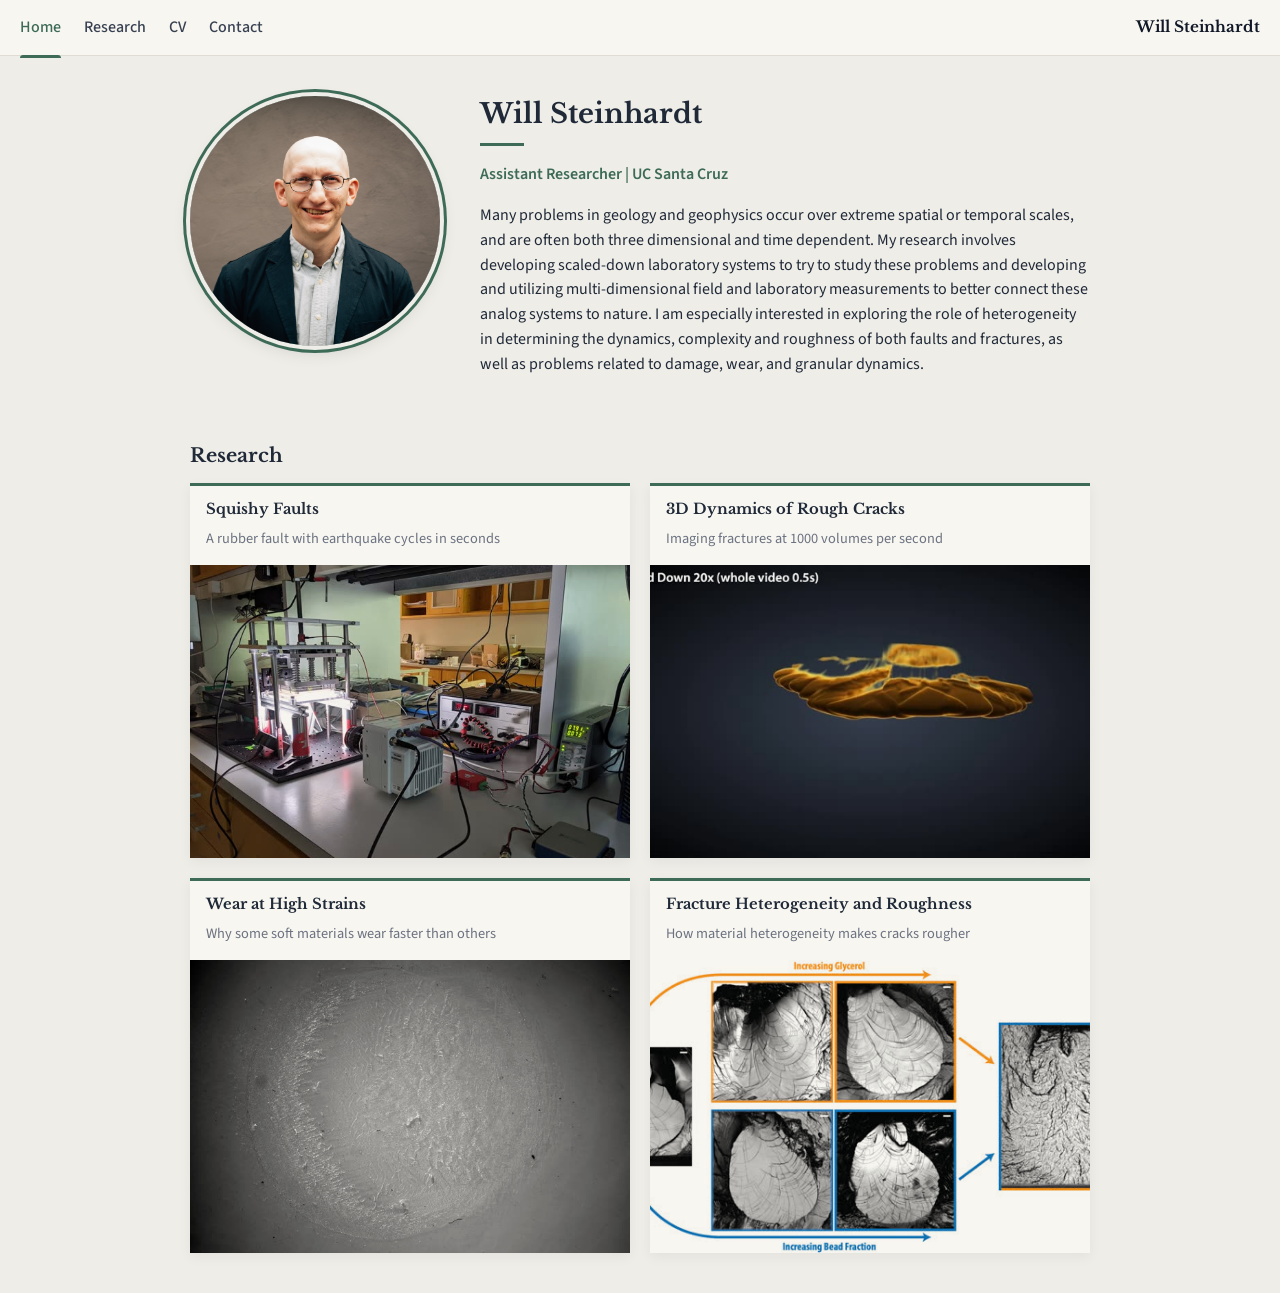
<file: index.html>
<!DOCTYPE html>
<html>
<head>
    <meta charset="utf-8">
    <title>Will Steinhardt</title>
    <meta name="viewport" content="width=device-width, initial-scale=1">
    <link rel="preconnect" href="https://fonts.googleapis.com">
    <link rel="preconnect" href="https://fonts.gstatic.com" crossorigin>
    <link rel="stylesheet" href="https://fonts.googleapis.com/css2?family=Libre+Baskerville:wght@400;700&family=Source+Sans+3:wght@400;500;600&display=swap">
    <link rel="stylesheet" href="style.css">
</head>

    <!-- Google tag (gtag.js) -->
<script async src="https://www.googletagmanager.com/gtag/js?id=G-PKY3SVM5HY"></script>
<script>
  window.dataLayer = window.dataLayer || [];
  function gtag(){dataLayer.push(arguments);}
  gtag('js', new Date());

  gtag('config', 'G-PKY3SVM5HY');
</script>

<body>

<nav>
    <div class="nav-left">
        <a href="index.html">Home</a>
        <a href="research.html">Research</a>
        <a href="cv.pdf" target="_blank">CV</a>
        <a href="contact.html">Contact</a>
    </div>

    <div class="nav-right">
        <span class="nav-name">
            <a href="index.html">Will Steinhardt</a>
        </span>
    </div>
</nav>
    
<div class="container">

    <div class="profile">
    <div class="profile-left">
        <img src="images/profile.jpg">
    </div>

    <div class="profile-right">
        <h1>Will Steinhardt</h1>
        <p class="title">
            Assistant Researcher | UC Santa Cruz
        </p>

        <p>
                Many problems in geology and geophysics occur over extreme spatial or temporal scales, and are often both three dimensional and time dependent. My research involves developing scaled-down laboratory systems to try to study these problems and developing and utilizing multi-dimensional field and laboratory measurements to better connect these analog systems to nature. I am especially interested in exploring the role of heterogeneity in determining the dynamics, complexity and roughness of both faults and fractures, as well as problems related to damage, wear, and granular dynamics.

        </p>
    </div>
</div>

    <h2 class="section-title">Research</h2>
    <div class="highlights">
        <a class="highlight" href="research.html#squishy-faults">
            <span class="highlight-text">
                <strong>Squishy Faults</strong>
                <span>A rubber fault with earthquake cycles in seconds</span>
            </span>
            <img src="images/thumbs/squishy-faults.jpg" alt="Squishy Faults" loading="lazy">
        </a>
        <a class="highlight" href="research.html#3d-dynamics">
            <span class="highlight-text">
                <strong>3D Dynamics of Rough Cracks</strong>
                <span>Imaging fractures at 1000 volumes per second</span>
            </span>
            <img src="images/thumbs/3d-dynamics.jpg" alt="3D Dynamics of Rough Cracks" loading="lazy">
        </a>
        <a class="highlight" href="research.html#wear">
            <span class="highlight-text">
                <strong>Wear at High Strains</strong>
                <span>Why some soft materials wear faster than others</span>
            </span>
            <img src="images/thumbs/wear.jpg" alt="Wear at High Strains" loading="lazy">
        </a>
        <a class="highlight" href="research.html#heterogeneity">
            <span class="highlight-text">
                <strong>Fracture Heterogeneity and Roughness</strong>
                <span>How material heterogeneity makes cracks rougher</span>
            </span>
            <img src="images/thumbs/heterogeneity.jpg" alt="Fracture Heterogeneity and Roughness" loading="lazy">
        </a>
    </div>

</div>

<script src="nav.js"></script>
</body>
</html>
</file>
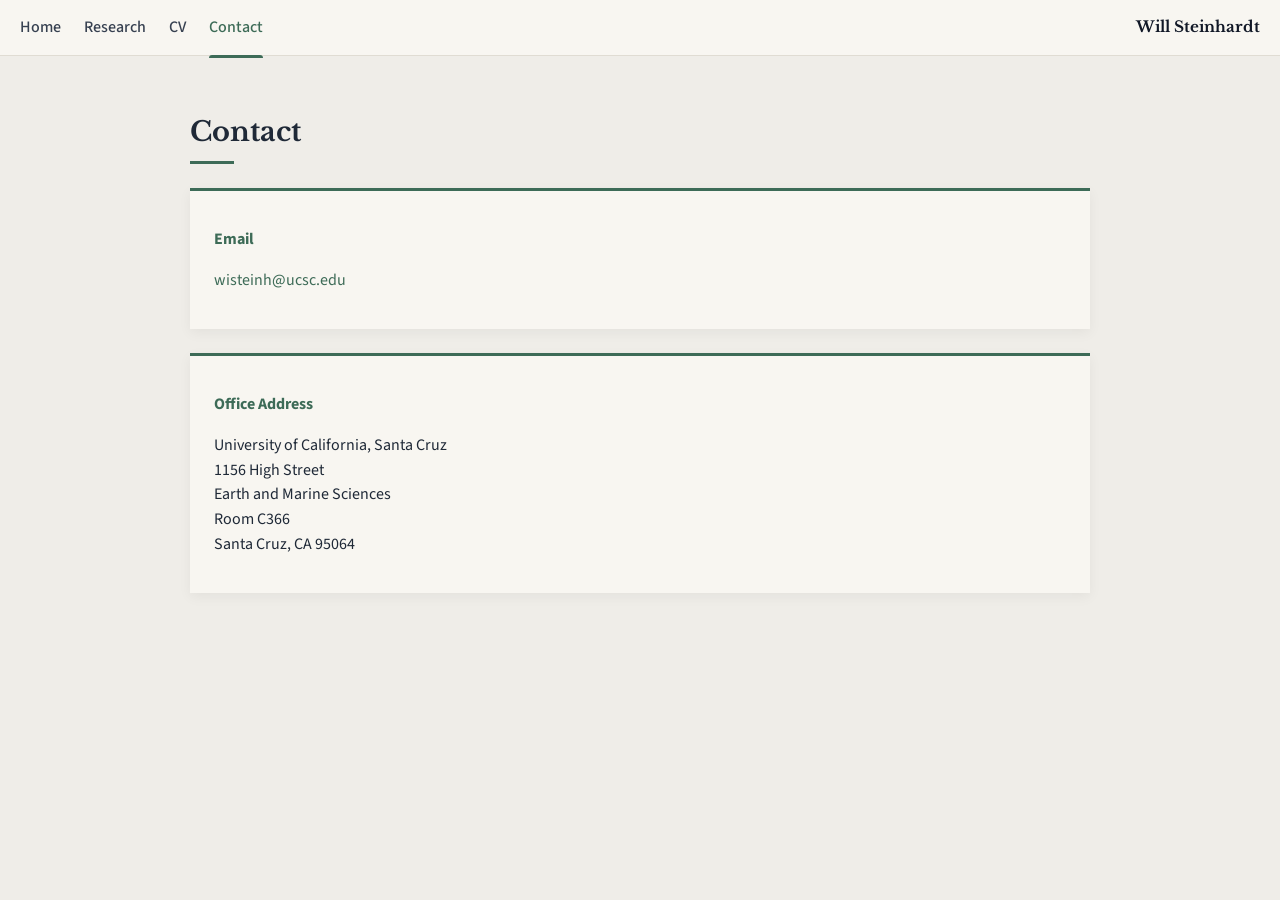
<file: contact.html>
<!DOCTYPE html>
<html>
<head>
    <meta charset="utf-8">
    <title>Contact</title>
    <meta name="viewport" content="width=device-width, initial-scale=1">

    <link rel="preconnect" href="https://fonts.googleapis.com">
    <link rel="preconnect" href="https://fonts.gstatic.com" crossorigin>
    <link rel="stylesheet" href="https://fonts.googleapis.com/css2?family=Libre+Baskerville:wght@400;700&family=Source+Sans+3:wght@400;500;600&display=swap">
    <link rel="stylesheet" href="style.css">
</head>

    <!-- Google tag (gtag.js) -->
<script async src="https://www.googletagmanager.com/gtag/js?id=G-PKY3SVM5HY"></script>
<script>
  window.dataLayer = window.dataLayer || [];
  function gtag(){dataLayer.push(arguments);}
  gtag('js', new Date());

  gtag('config', 'G-PKY3SVM5HY');
</script>

<body>

<nav>
    <div class="nav-left">
        <a href="index.html">Home</a>
        <a href="research.html">Research</a>
        <a href="cv.pdf" target="_blank">CV</a>
        <a href="contact.html">Contact</a>
    </div>

    <div class="nav-right">
        <span class="nav-name">
            <a href="index.html">Will Steinhardt</a>
        </span>
    </div>
</nav>

<div class="container">

<h1>Contact</h1>

<div class="card">
    <p><strong>Email</strong></p>
    <p>
        <a class="email" href="mailto:wisteinh@ucsc.edu">
            wisteinh@ucsc.edu
        </a>
    </p>
</div>

<div class="card">
    <p><strong>Office Address</strong></p>
    <p>
      University of California, Santa Cruz<br>
      1156 High Street<br>
      Earth and Marine Sciences<br>
      Room C366<br>
      Santa Cruz, CA 95064<br>
    </p>
</div>

</div>

<script src="nav.js"></script>
</body>
</html>
</file>
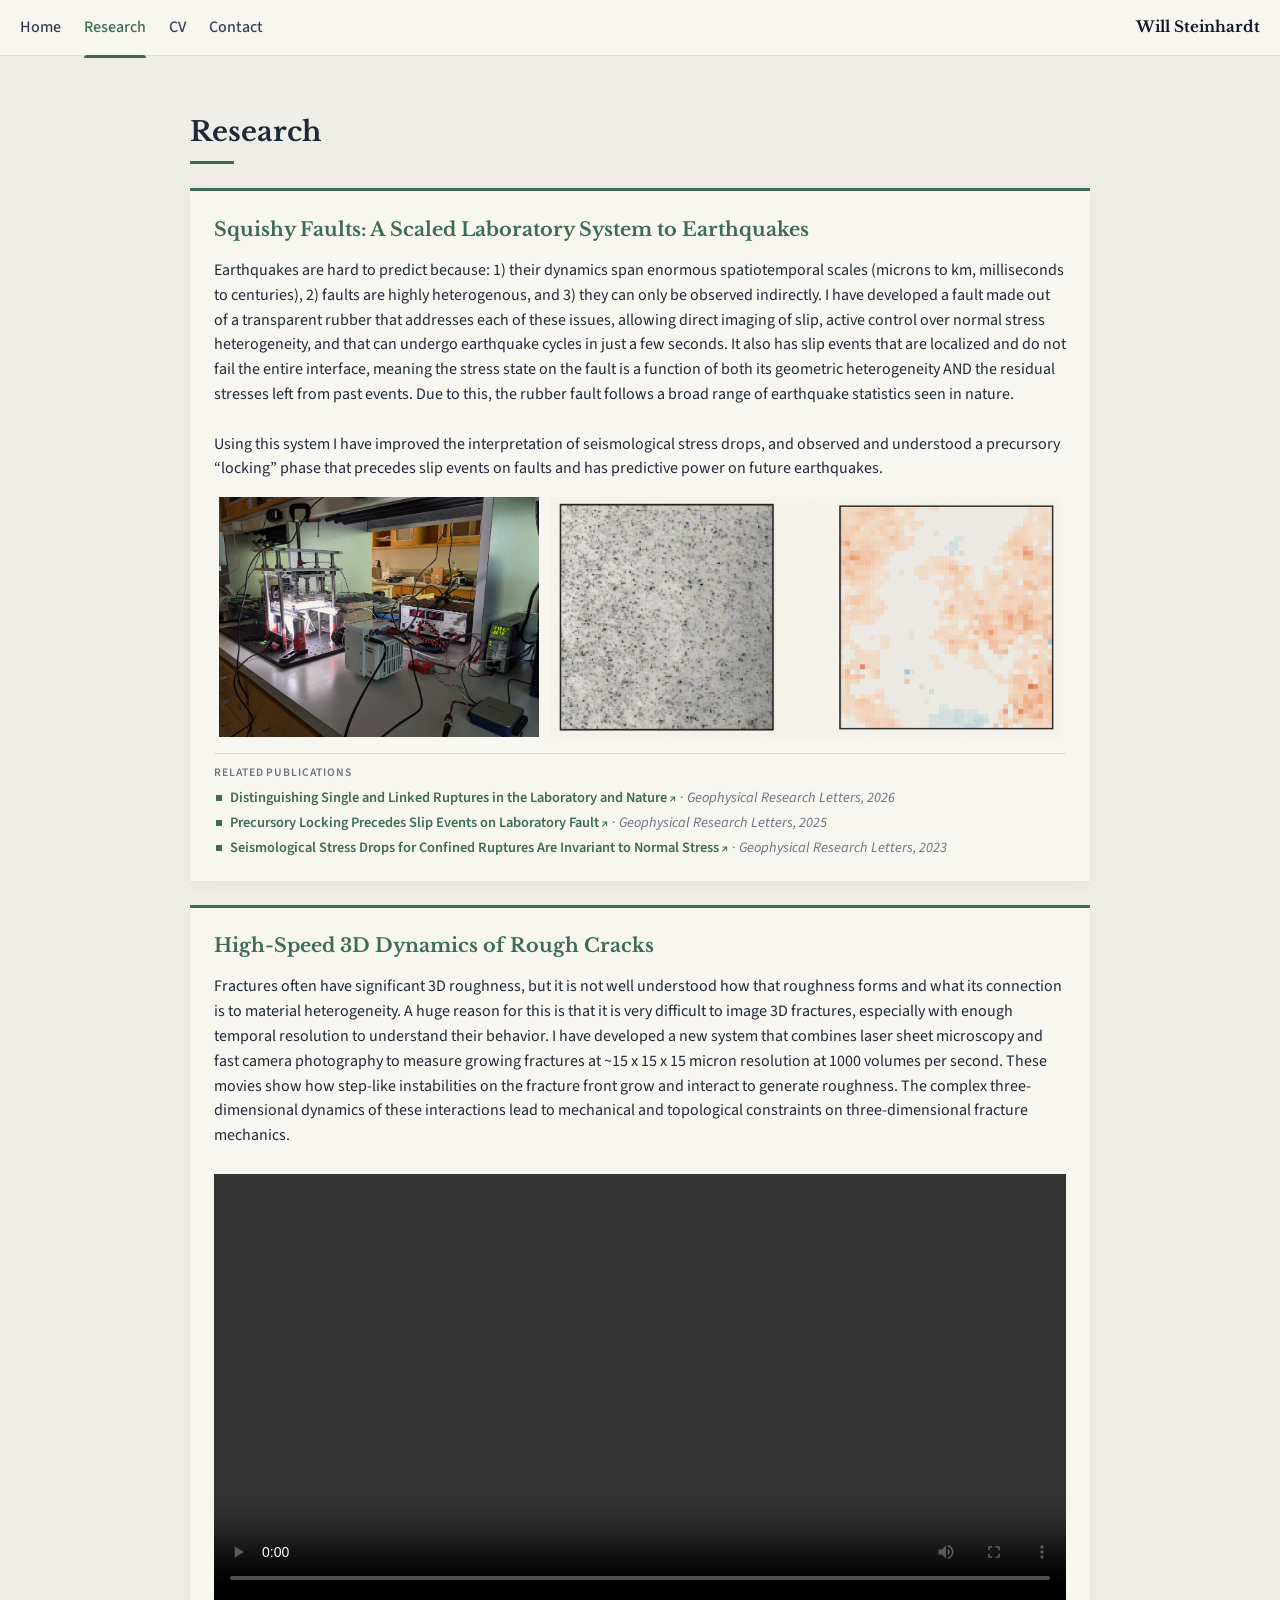
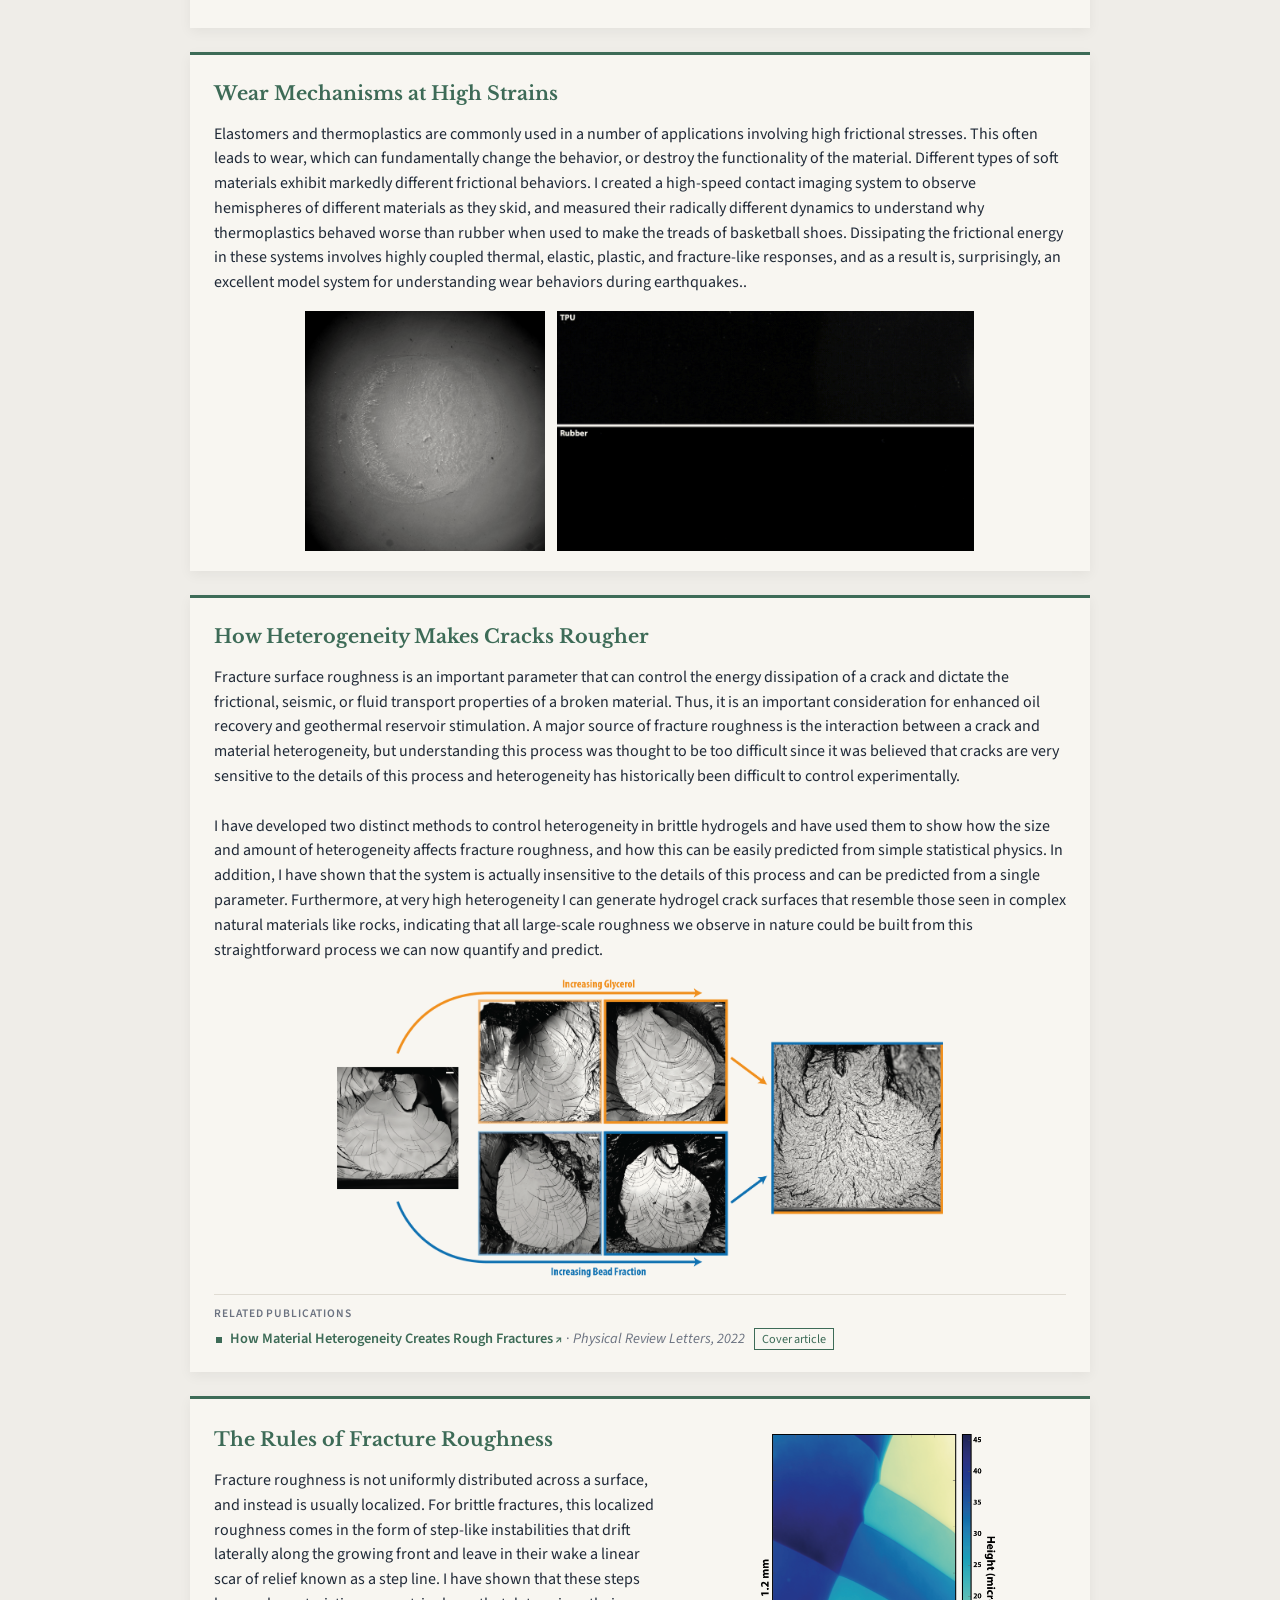
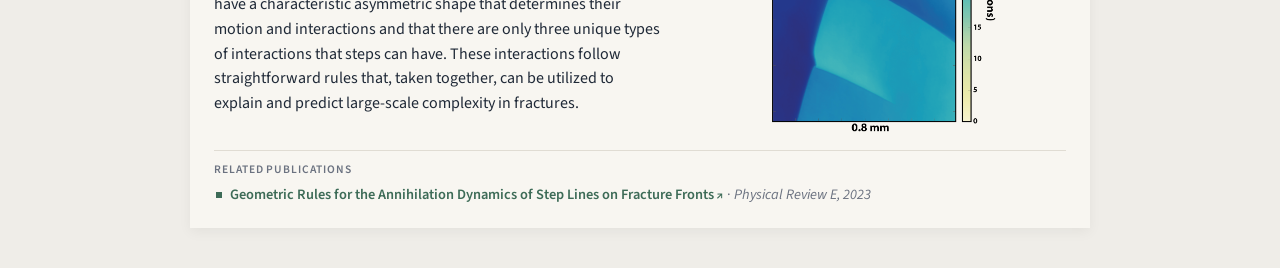
<file: research.html>
<!DOCTYPE html>
<html>
<head>
    <meta charset="utf-8">
    <title>Research</title>
    <meta name="viewport" content="width=device-width, initial-scale=1">
    <link rel="preconnect" href="https://fonts.googleapis.com">
    <link rel="preconnect" href="https://fonts.gstatic.com" crossorigin>
    <link rel="stylesheet" href="https://fonts.googleapis.com/css2?family=Libre+Baskerville:wght@400;700&family=Source+Sans+3:wght@400;500;600&display=swap">
    <link rel="stylesheet" href="style.css">
</head>

    <!-- Google tag (gtag.js) -->
<script async src="https://www.googletagmanager.com/gtag/js?id=G-PKY3SVM5HY"></script>
<script>
  window.dataLayer = window.dataLayer || [];
  function gtag(){dataLayer.push(arguments);}
  gtag('js', new Date());

  gtag('config', 'G-PKY3SVM5HY');
</script>

<body>

<nav>
    <div class="nav-left">
        <a href="index.html">Home</a>
        <a href="research.html">Research</a>
        <a href="cv.pdf" target="_blank">CV</a>
        <a href="contact.html">Contact</a>
    </div>

    <div class="nav-right">
        <span class="nav-name">
            <a href="index.html">Will Steinhardt</a>
        </span>
    </div>
</nav>

<div class="container">

<h1>Research</h1>

<div class="project" id="squishy-faults">
    <h2>Squishy Faults: A Scaled Laboratory System to Earthquakes</h2>
    <p>
    Earthquakes are hard to predict because: 1) their dynamics span enormous spatiotemporal scales (microns to km, milliseconds to centuries), 2) faults are highly heterogenous, and 3) they can only be observed indirectly.  I have developed a fault made out of a transparent rubber that addresses each of these issues, allowing direct imaging of slip, active control over normal stress heterogeneity, and that can undergo earthquake cycles in just a few seconds. It also has slip events that are localized and do not fail the entire interface, meaning the stress state on the fault is a function of both its geometric heterogeneity AND the residual stresses left from past events.  Due to this, the rubber fault follows a broad range of earthquake statistics seen in nature.<br>
    <br>
    Using this system I have improved the interpretation of seismological stress drops, and observed and understood a precursory “locking” phase that precedes slip events on faults and has predictive power on future earthquakes.
    </p>
    <div class="image-row">
        <img src="images/ExperimentPicture.jpg" onclick="openLightbox(this.src)" style="cursor:pointer;">
        <video src="images/SlipDataExample.mp4" poster="images/SlipDataExample_poster.jpg" autoplay loop muted playsinline></video>
    </div>

    <div class="pubs">
        <h3>Related publications</h3>
        <ul>
            <li><a href="https://agupubs.onlinelibrary.wiley.com/doi/10.1029/2025GL120688" target="_blank" rel="noopener">Distinguishing Single and Linked Ruptures in the Laboratory and Nature</a><span class="pub-venue">Geophysical Research Letters, 2026</span></li>
            <li><a href="https://agupubs.onlinelibrary.wiley.com/doi/10.1029/2024GL112882" target="_blank" rel="noopener">Precursory Locking Precedes Slip Events on Laboratory Fault</a><span class="pub-venue">Geophysical Research Letters, 2025</span></li>
            <li><a href="https://agupubs.onlinelibrary.wiley.com/doi/full/10.1029/2022GL101366" target="_blank" rel="noopener">Seismological Stress Drops for Confined Ruptures Are Invariant to Normal Stress</a><span class="pub-venue">Geophysical Research Letters, 2023</span></li>
        </ul>
    </div>
</div>

<div class="project" id="3d-dynamics">
    <h2>High-Speed 3D Dynamics of Rough Cracks</h2>
    <p>
    Fractures often have significant 3D roughness, but it is not well understood how that roughness forms and what its connection is to material heterogeneity.  A huge reason for this is that it is very difficult to image 3D fractures, especially with enough temporal resolution to understand their behavior.  I have developed a new system that combines laser sheet microscopy and fast camera photography to measure growing fractures at ~15 x 15 x 15 micron resolution at 1000 volumes per second.  These movies show how step-like instabilities on the fracture front grow and interact to generate roughness.  The complex three-dimensional dynamics of these interactions lead to mechanical and topological constraints on three-dimensional fracture mechanics.
    </p>
    <video controls>
        <source src="images/3Ddynamics_trim.mp4" type="video/mp4">
    </video>
</div>


<div class="project" id="wear">
    <h2>Wear Mechanisms at High Strains</h2>
    <p>
    Elastomers and thermoplastics are commonly used in a number of applications involving high frictional stresses.  This often leads to wear, which can fundamentally change the behavior, or destroy the functionality of the material.  Different types of soft materials exhibit markedly different frictional behaviors.  I created a high-speed contact imaging system to observe hemispheres of different materials as they skid, and measured their radically different dynamics to understand why thermoplastics behaved worse than rubber when used to make the treads of basketball shoes.  Dissipating the frictional energy in these systems involves highly coupled thermal, elastic, plastic, and fracture-like responses, and as a result is, surprisingly, an excellent model system for understanding wear behaviors during earthquakes..
    </p>
    <div class="image-row">
        <img src="images/WearSurface.png" onclick="openLightbox(this.src)" style="cursor:pointer;">
        <video src="images/DifferentStreaksV2.mp4" poster="images/DifferentStreaksV2_poster.jpg" autoplay loop muted playsinline></video>
    </div>
</div>

    <div class="project" id="heterogeneity">
    <h2>How Heterogeneity Makes Cracks Rougher</h2>
    <p>
   Fracture surface roughness is an important parameter that can control the energy dissipation of a crack and dictate the frictional, seismic, or fluid transport properties of a broken material. Thus, it  is an important consideration for enhanced oil recovery and geothermal reservoir stimulation. A major source of fracture roughness is the interaction between a crack and material heterogeneity, but understanding this process was thought to be too difficult since it was believed that cracks are very sensitive to the details of this process and heterogeneity has historically been difficult to control experimentally.<br>
<br>
I have developed two distinct methods to control heterogeneity in brittle hydrogels and have used them to show how the size and amount of heterogeneity affects fracture roughness, and how this can be easily predicted from simple statistical physics.  In addition, I have shown that the system is actually insensitive to the details of this process and can be predicted from a single parameter.  Furthermore, at very high heterogeneity I can generate hydrogel crack surfaces that resemble those seen in complex natural materials like rocks, indicating that all large-scale roughness we observe in nature could be built from this straightforward process we can now quantify and predict.
    </p>
    <div class="image-row">
        <img src="images/HeterogeneityFigure.png" onclick="openLightbox(this.src)" style="cursor:pointer;">
    </div>

    <div class="pubs">
        <h3>Related publications</h3>
        <ul>
            <li><a href="https://journals.aps.org/prl/abstract/10.1103/PhysRevLett.129.128001" target="_blank" rel="noopener">How Material Heterogeneity Creates Rough Fractures</a><span class="pub-venue">Physical Review Letters, 2022 <a class="pub-tag" href="https://journals.aps.org/prl/covers/129/12" target="_blank" rel="noopener">Cover article</a></span></li>
        </ul>
    </div>
</div>

<div class="project" id="roughness-rules">
    <div class="project-side">
        <div>
            <h2>The Rules of Fracture Roughness</h2>
            <p>
            Fracture roughness is not uniformly distributed across a surface, and instead is usually localized.  For brittle fractures, this localized roughness comes in the form of step-like instabilities that drift laterally along the growing front and leave in their wake a linear scar of relief known as a step line. I have shown that these steps have a characteristic asymmetric shape that determines their motion and interactions and that there are only three unique types of interactions that steps can have.  These interactions follow straightforward rules that, taken together, can be utilized to explain and predict large-scale complexity in fractures.
            </p>
        </div>
        <div class="image-row">
            <img src="images/SurfaceMap.png" 
                onclick="openLightbox(this.src)" style="cursor:pointer;">
        </div>
    </div>

    <div class="pubs">
        <h3>Related publications</h3>
        <ul>
            <li><a href="https://journals.aps.org/pre/abstract/10.1103/PhysRevE.107.055003" target="_blank" rel="noopener">Geometric Rules for the Annihilation Dynamics of Step Lines on Fracture Fronts</a><span class="pub-venue">Physical Review E, 2023</span></li>
        </ul>
    </div>
</div>

<div id="lightbox" class="lightbox" onclick="closeLightbox()">
    <div class="lightbox-content" onclick="event.stopPropagation()">
        <img id="lightbox-img" alt="">
        <video id="lightbox-video" autoplay loop muted playsinline></video>
    </div>
</div>

    <script>
var lightbox = document.getElementById("lightbox");
var lightboxImg = document.getElementById("lightbox-img");
var lightboxVideo = document.getElementById("lightbox-video");

function openLightbox(media) {
    var isVideo = media.tagName === "VIDEO";
    lightboxImg.style.display = isVideo ? "none" : "block";
    lightboxVideo.style.display = isVideo ? "block" : "none";
    if (isVideo) {
        lightboxVideo.src = media.currentSrc || media.src;
        lightboxVideo.play();
    } else {
        lightboxImg.src = media.src;
    }
    lightbox.style.display = "flex";
}

function closeLightbox() {
    lightbox.style.display = "none";
    lightboxVideo.pause();
}

document.addEventListener("keydown", function (e) {
    if (e.key === "Escape") closeLightbox();
});

// Wrap every image and clip in a row in a frame with an expand badge
document.querySelectorAll(".image-row img, .image-row video").forEach(function (media) {
    var frame = document.createElement("span");
    frame.className = "zoomable";
    frame.setAttribute("role", "button");
    frame.setAttribute("tabindex", "0");
    frame.setAttribute("aria-label", "Enlarge");
    media.removeAttribute("onclick");
    media.removeAttribute("style");
    media.parentNode.insertBefore(frame, media);
    frame.appendChild(media);
    frame.insertAdjacentHTML("beforeend",
        '<span class="zoom-hint" aria-hidden="true"><svg width="16" height="16" viewBox="0 0 24 24" fill="none" stroke="currentColor" stroke-width="2.2" stroke-linecap="round" stroke-linejoin="round"><path d="M15 3h6v6M9 21H3v-6M21 3l-7 7M3 21l7-7"/></svg></span>');
    frame.addEventListener("click", function () { openLightbox(media); });
    frame.addEventListener("keydown", function (e) {
        if (e.key === "Enter" || e.key === " ") { e.preventDefault(); openLightbox(media); }
    });
    media.addEventListener(media.tagName === "VIDEO" ? "loadedmetadata" : "load", layoutRows);
});

// Give every item in a row the same height so their edges line up and the
// row fills the card's width (capped so single images don't get huge)
var MAX_ROW_HEIGHT = 300;

function aspectOf(media) {
    return media.tagName === "VIDEO"
        ? media.videoWidth / media.videoHeight
        : media.naturalWidth / media.naturalHeight;
}

function layoutRows() {
    document.querySelectorAll(".image-row").forEach(function (row) {
        var frames = Array.prototype.slice.call(row.children).filter(function (el) {
            return el.classList.contains("zoomable");
        });
        var aspects = frames.map(function (f) { return aspectOf(f.firstElementChild); });
        if (!frames.length || aspects.some(function (a) { return !a; })) return;

        var width = row.clientWidth;
        var stacked = getComputedStyle(row).flexDirection === "column";
        frames.forEach(function (f, i) {
            var w, h;
            if (stacked) {
                w = width;
                h = w / aspects[i];
            } else {
                var gap = parseFloat(getComputedStyle(row).columnGap) || 0;
                var total = aspects.reduce(function (a, b) { return a + b; }, 0);
                h = Math.min(MAX_ROW_HEIGHT, (width - gap * (frames.length - 1)) / total);
                w = h * aspects[i];
            }
            f.style.width = Math.floor(w) + "px";
            f.style.height = Math.floor(h) + "px";
        });
        row.classList.add("laid-out");
    });
}

window.addEventListener("resize", layoutRows);
layoutRows();
</script>

<script src="nav.js"></script>
</body>
</html>
</file>
<file: style.css>
:root {
    --accent: #3d6b57;
    --accent-dark: #2f5343;
    --accent-light: #e3ede8;
    --page-bg: #efede8;
    --surface: #f8f6f1;
    --border: #e0dcd3;
    --heading-font: "Libre Baskerville", Georgia, serif;
    --body-font: "Source Sans 3", -apple-system, BlinkMacSystemFont, "Segoe UI", Roboto, sans-serif;
}

body {
    font-family: var(--body-font);
    margin: 0;
    background-color: var(--page-bg);
    color: #1f2937;
    line-height: 1.55;
}

::selection {
    background: var(--accent-light);
}

/* Navigation */
nav {
    display: flex;
    justify-content: space-between;
    align-items: center;
    background: var(--surface);
    border-bottom: 1px solid var(--border);
    padding: 15px 20px;
    position: sticky;
    top: 0;
    z-index: 10;
}

.nav-left {
    position: relative;
}

.nav-left a {
    margin-right: 20px;
    text-decoration: none;
    color: #374151;
    font-weight: 500;
    transition: color 0.2s ease;
}

.nav-left a:hover,
.nav-left a.active {
    color: var(--accent);
}

/* Sliding underline that sits on the nav's bottom border */
.nav-indicator {
    position: absolute;
    left: 0;
    bottom: -18px;
    height: 3px;
    border-radius: 3px 3px 0 0;
    background: var(--accent);
    transition: transform 0.35s ease, width 0.35s ease, opacity 0.2s ease;
    pointer-events: none;
}

.nav-name {
    font-family: var(--heading-font);
    font-size: 0.95em;
    font-weight: 700;
    color: #111827;
}

.nav-name a {
    text-decoration: none;
    color: inherit;
}

/* Headings */
h1, h2 {
    font-family: var(--heading-font);
    font-weight: 700;
    line-height: 1.3;
}

h1 {
    font-size: 1.7em;
}

/* Short accent rule under page titles */
h1::after {
    content: "";
    display: block;
    width: 44px;
    height: 3px;
    margin-top: 12px;
    background: var(--accent);
}

h2 {
    font-size: 1.2em;
}

.project h2 {
    color: var(--accent);
    margin-top: 0.3em;
}

/* Layout */
.container {
    max-width: 900px;
    margin: auto;
    padding: 40px 20px;
}

/* Cards */
.card, .project {
    background: var(--surface);
    padding: 20px 24px;
    border-top: 3px solid var(--accent);
    margin-top: 24px;
    box-shadow: 0 4px 12px rgba(0,0,0,0.05);
}

.card strong {
    color: var(--accent);
}

.project {
    scroll-margin-top: 80px;
}

/* Profile section */
.profile {
    display: grid;
    grid-template-columns: 250px 1fr;
    gap: 40px;
    align-items: start;
}

.profile-left img {
    width: 100%;
    border-radius: 50%;
    box-shadow: 0 0 0 4px var(--page-bg), 0 0 0 7px var(--accent), 0 6px 18px rgba(0,0,0,0.12);
}

.profile-right h1 {
    margin-top: 0;
    margin-bottom: 14px;
}

.title {
    color: var(--accent);
    font-weight: 600;
    margin-bottom: 15px;
}

/* Images & videos */
.project img,
.project video {
    width: 100%;
    margin-top: 10px;
}

/* Multi-image rows: every item in a row shares one height (set by research.html's script) */
.image-row {
    display: flex;
    gap: 12px;
    margin-top: 15px;
    align-items: flex-start;
    justify-content: center;
}

/* Click-to-enlarge images and clips, with an expand badge on hover */
.zoomable {
    position: relative;
    display: block;
    flex: none;
    line-height: 0;
    cursor: zoom-in;
}

.zoomable img,
.zoomable video {
    display: block;
    width: 100%;
    height: 100%;
    margin: 0;
    object-fit: cover;
}

/* Multiply blends white figure backgrounds into the warm card colour
   (other colours shift by only a few percent) */
.zoomable img,
.zoomable video,
.lightbox img,
.lightbox video,
.highlight img {
    mix-blend-mode: multiply;
}

/* Before the script sizes a row, keep items at a sane height */
.image-row:not(.laid-out) .zoomable img,
.image-row:not(.laid-out) .zoomable video {
    width: auto;
    max-width: 100%;
    height: 240px;
}

.zoomable::after {
    content: "";
    position: absolute;
    inset: 0;
    background: rgba(0,0,0,0);
    transition: background 0.2s ease;
}

.zoomable:hover::after {
    background: rgba(0,0,0,0.08);
}

.zoom-hint {
    position: absolute;
    right: 8px;
    bottom: 8px;
    z-index: 1;
    width: 30px;
    height: 30px;
    border-radius: 50%;
    display: flex;
    align-items: center;
    justify-content: center;
    background: var(--accent);
    color: white;
    box-shadow: 0 1px 4px rgba(0,0,0,0.25);
    opacity: 0;
    transform: scale(0.85);
    transition: opacity 0.2s ease, transform 0.2s ease;
}

.zoomable:hover .zoom-hint,
.zoomable:focus-visible .zoom-hint {
    opacity: 1;
    transform: scale(1);
}

/* Touch screens have no hover, so keep a small, faint badge visible */
@media (hover: none) {
    .zoom-hint {
        opacity: 0.75;
        transform: scale(0.8);
    }
}

.zoomable:focus-visible {
    outline: 3px solid var(--accent);
    outline-offset: 3px;
}

/* Buttons */
a.button {
    display: inline-block;
    padding: 12px 16px;
    background: var(--accent);
    color: white;
    border-radius: 6px;
    text-decoration: none;
    margin-top: 20px;
}

a.button:hover {
    background: var(--accent-dark);
}

/* Email link */
a.email {
    color: var(--accent);
    text-decoration: none;
}

a.email:hover {
    text-decoration: underline;
}

/* Lightbox */
.lightbox {
    display: none;
    position: fixed;
    z-index: 1000;
    top: 0;
    left: 0;
    width: 100%;
    height: 100%;
    background: rgba(0,0,0,0.8);
    justify-content: center;
    align-items: center;
    cursor: zoom-out;
}

.lightbox img,
.lightbox video {
    max-width: 92vw;
    max-height: 85vh;
    display: block;
}

.lightbox-content {
    background: var(--surface);
    padding: 10px;
    border-top: 3px solid var(--accent);
    box-shadow: 0 8px 30px rgba(0,0,0,0.2);
    cursor: default;
}

.project-side {
    display: grid;
    grid-template-columns: 1.2fr 1fr;
    gap: 25px;
    align-items: center;
}

/* Home page research highlights */
.section-title {
    margin-top: 50px;
    margin-bottom: 16px;
}

.highlights {
    display: grid;
    grid-template-columns: repeat(2, 1fr);
    gap: 20px;
}

.highlight {
    display: flex;
    flex-direction: column;
    border-top: 3px solid var(--accent);
    background: var(--surface);
    color: inherit;
    text-decoration: none;
    box-shadow: 0 4px 12px rgba(0,0,0,0.05);
    transition: transform 0.2s ease, box-shadow 0.2s ease;
}

.highlight img {
    display: block;
    width: 100%;
    aspect-ratio: 3 / 2;
    object-fit: cover;
}

.highlight-text {
    display: block;
    padding: 14px 16px 14px;
    flex: 1;
}

.highlight-text strong {
    display: block;
    font-family: var(--heading-font);
    font-size: 0.92em;
    line-height: 1.35;
    margin-bottom: 6px;
}

.highlight-text span {
    color: #6b7280;
    font-size: 0.9em;
    line-height: 1.4;
}

.highlight:hover {
    transform: translateY(-3px);
    box-shadow: 0 10px 24px rgba(0,0,0,0.1);
}

.highlight:hover strong {
    color: var(--accent);
}

/* Home cards go to one column before their one-line subtitles would wrap */
@media (max-width: 800px) {
    .highlights {
        grid-template-columns: 1fr;
    }
}

/* Mobile */
@media (max-width: 600px) {
    .profile {
        grid-template-columns: 1fr;
    }

    .profile-left {
        text-align: center;
    }

    .profile-left img {
        width: 180px;
    }

    .image-row {
        flex-direction: column;
        align-items: center;
    }

    nav {
        flex-direction: column;
        align-items: flex-start;
        gap: 10px;
    }

    .nav-indicator {
        bottom: -6px;
    }

    .nav-right {
        align-self: flex-end;
    }

    .project-side {
        grid-template-columns: 1fr;
    }

    .highlight-text {
        padding: 12px;
    }

    .highlight-text span {
        font-size: 0.85em;
    }
}

/* Related publications at the bottom of each research card */
.pubs {
    margin-top: 16px;
    padding-top: 10px;
    font-size: 0.9em;
    border-top: 1px solid var(--border);
}

.pubs h3 {
    margin: 0 0 4px;
    font-size: 0.8em;
    font-weight: 600;
    letter-spacing: 0.08em;
    text-transform: uppercase;
    color: #6b7280;
}

.pubs ul {
    list-style: none;
    margin: 0;
    padding: 0;
}

.pubs li {
    padding: 2px 0 2px 16px;
    position: relative;
    line-height: 1.45;
}

.pubs li::before {
    content: "";
    position: absolute;
    left: 2px;
    top: 0.65em;
    width: 6px;
    height: 6px;
    background: var(--accent);
}

.pubs li > a,
.pub-title {
    font-weight: 600;
    color: #1f2937;
    text-decoration: none;
}

.pubs li > a {
    color: var(--accent);
}

.pubs li > a:hover {
    text-decoration: underline;
}

.pubs li > a::after {
    content: " \2197";
    font-size: 0.85em;
}

.pub-venue {
    color: #6b7280;
    font-style: italic;
}

.pub-venue::before {
    content: " \00b7  ";
    font-style: normal;
}

.pub-tag {
    font-style: normal;
    font-size: 0.85em;
    margin-left: 6px;
    padding: 1px 7px;
    border: 1px solid var(--accent);
    color: var(--accent);
    text-decoration: none;
    white-space: nowrap;
}

.pub-tag:hover {
    background: var(--accent);
    color: white;
}
</file>
